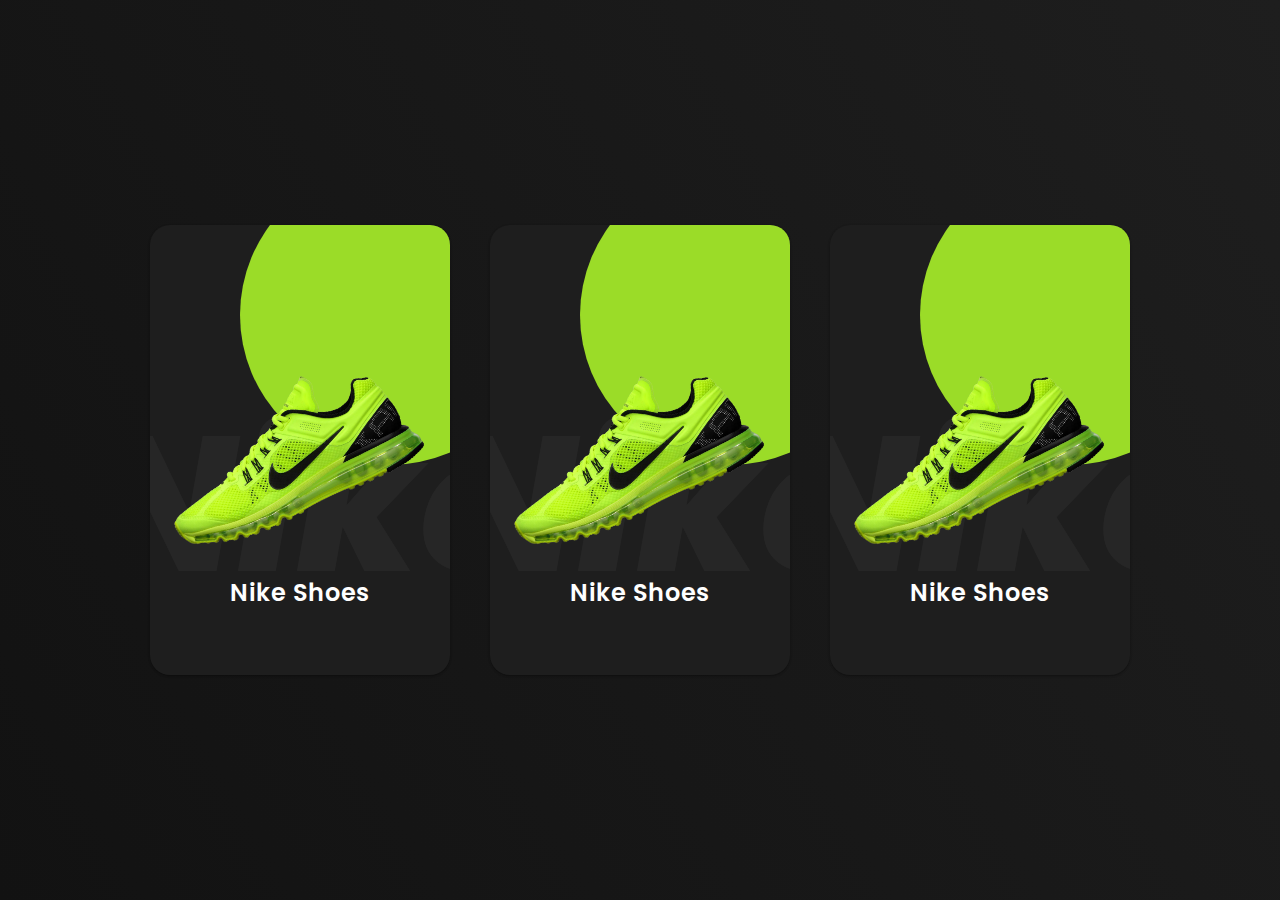
<file: creative-product-card/index.html>
<!DOCTYPE html>
<html lang="en">
<head>
  <meta charset="UTF-8">
  <meta name="viewport" content="width=device-width, initial-scale=1.0">
  <title>creative-product-card</title>
  <link rel="stylesheet" type="text/css" href="./styles.css" />
</head>
<body>
  <div class="container">

    <div class="card">
      <div class="image">
        <img src="assets/shoes.png" alt="Shoes"/>
      </div>
      <div class="content">
        <h2>Nike Shoes</h2>
        <div class="size">
          <h3>Size :</h3>
          <span>36</span>
          <span>38</span>
          <span>40</span>
          <span>42</span>
        </div>
        <div class="color">
          <h3>Color :</h3>
          <span></span>
          <span></span>
          <span></span>
        </div>
        <a href="#" title="Click to Buy Now">Buy Now</a>
      </div>
    </div>

    <div class="card">
      <div class="image">
        <img src="assets/shoes.png" alt="Shoes"/>
      </div>
      <div class="content">
        <h2>Nike Shoes</h2>
        <div class="size">
          <h3>Size :</h3>
          <span>36</span>
          <span>38</span>
          <span>40</span>
          <span>42</span>
        </div>
        <div class="color">
          <h3>Color :</h3>
          <span></span>
          <span></span>
          <span></span>
        </div>
        <a href="#" title="Click to Buy Now">Buy Now</a>
      </div>
    </div>

    <div class="card">
      <div class="image">
        <img src="assets/shoes.png" alt="Shoes"/>
      </div>
      <div class="content">
        <h2>Nike Shoes</h2>
        <div class="size">
          <h3>Size :</h3>
          <span>36</span>
          <span>38</span>
          <span>40</span>
          <span>42</span>
        </div>
        <div class="color">
          <h3>Color :</h3>
          <span></span>
          <span></span>
          <span></span>
        </div>
        <a href="#" title="Click to Buy Now">Buy Now</a>
      </div>
    </div>

  </div>
  <script src="vanilla-tilt.min.js"></script>
  <script>
    VanillaTilt.init(document.querySelectorAll(".card"), {
		max: 5,
		speed: 200
	});
  </script>
</body>
</html>
</file>
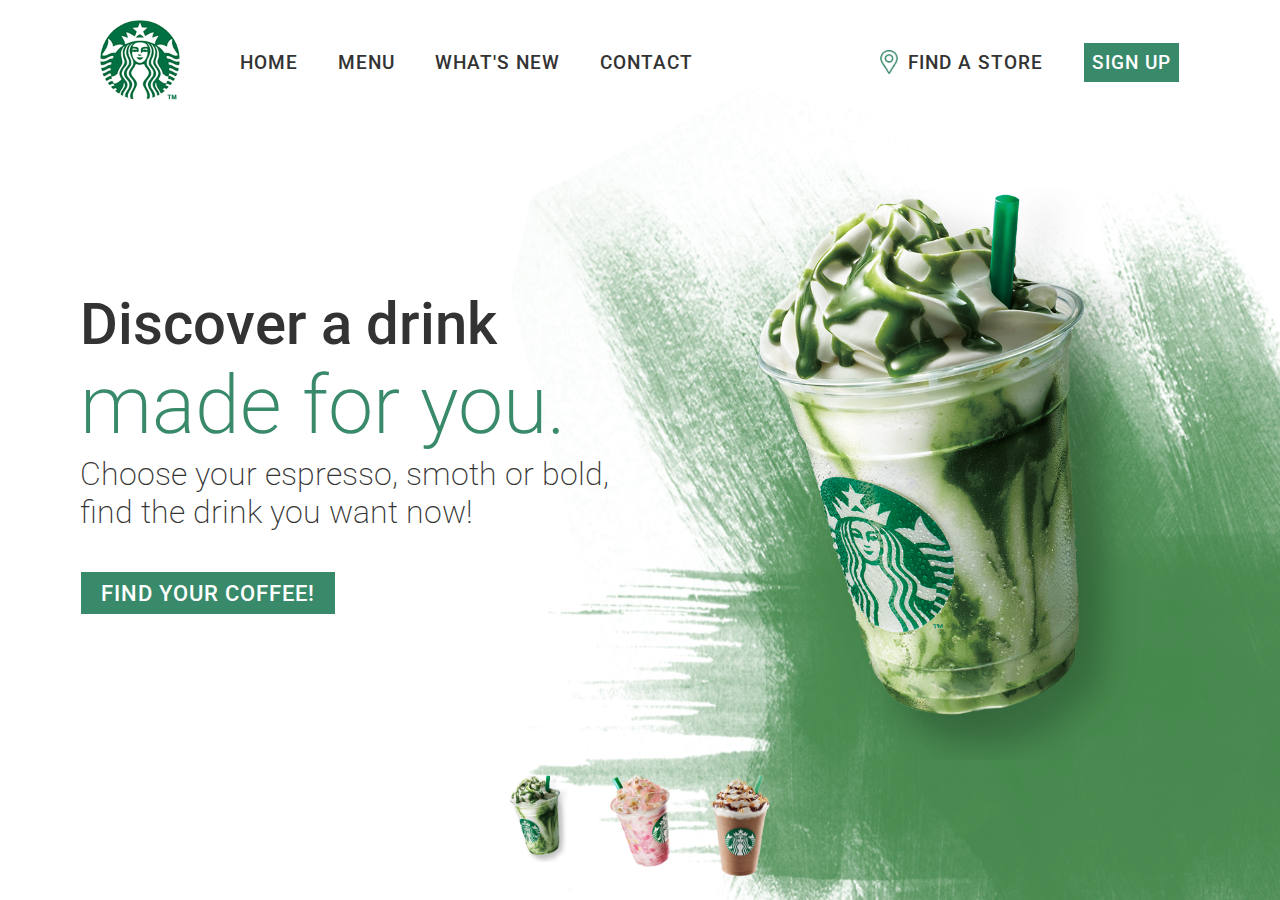
<file: starbucks-landing-page/index.html>
<!DOCTYPE html>
<html lang="en">
<head>
  <meta charset="UTF-8">
  <meta name="viewport" content="width=device-width, initial-scale=1.0">
  <title>Starbucks Landing Page</title>
  <link rel="stylesheet" type="text/css" href="./styles.css" />
</head>
<body>
  <body>
    <section>
      <div class="brush" ></div>
      <header>
     
        <nav>
          <a href="#" class="logo">
            <img src="./assets/logo.png" title="Logo Starbucks" />
          </a>
          <ul>
            <li>
              <a href="#" title="Access Home">Home</a>
            </li>
            <li><a href="#" title="Access Home">Menu</a>
            </li>
            <li>
              <a href="#" title="Access What's New">What's New</a>
            </li>
            <li>
              <a href="#" title="Access Contact">Contact</a>
            </li>
          </ul>

        </nav>
        <aside>
          
          <ul>
            <li>
              <img src="./assets/icon-location.png" alt="Icon Location"/>
              <a href="#" title="Find a Store">
                Find a Store
              </a>
            </li>
            <li>
              <a href="#" title="Sign Up" class="sign">Sign Up</a>
            </li>
          </ul>
        </aside>
      </header>
      <div class="content">
        <div class="textBox">
          <h2>Discover a drink<br>
          <span>made for you.</span></h2>
          <p>Choose your espresso, smoth or bold,<br>
          find the drink you want now!</p>
          <a href="#">FIND YOUR COFFEE!</a>
        </div>
        <div class="imgBox">
          <img
           src="./assets/drink-frappuccino.png"
           alt="Drink"
           class="starbucks" />
        </div>
      </div>
      <ul class="thumb">
        <li>
          <img 
            src="./assets/drink-frappuccino.png"
            onclick="
              imgSlider('drink-frappuccino');
              changeBrushColor('hue-rotate(-30deg)')
            "
            title="Drink Frappuccino" />
        </li>
        <li>
          <img
          src="./assets/drink-tea.png"
          onclick="
           imgSlider('drink-tea')
           changeBrushColor('hue-rotate(195deg)');
          "
          title="Drink Tea" />
        </li>
        <li>
          <img
          src="./assets/drink-mocha-frappuccino-tea.png"
          onclick="
            imgSlider('drink-mocha-frappuccino-tea');
            changeBrushColor('hue-rotate(225deg)')
          "
          alt="Image Drink Mocha Frappuccino Tea "
          title="Drink Mocha Frappuccino Tea" />
        </li>
      </ul>
    </section>

    <script type="text/javascript">
      function imgSlider(drinkName){
        document.querySelector('.starbucks').src = `./assets/${drinkName}.png`;
      }

      function changeBrushColor(drinkColor){
        document.querySelector('.brush').style.filter = drinkColor;
      }
    </script>
  </body>
</body>
</html>
</file>
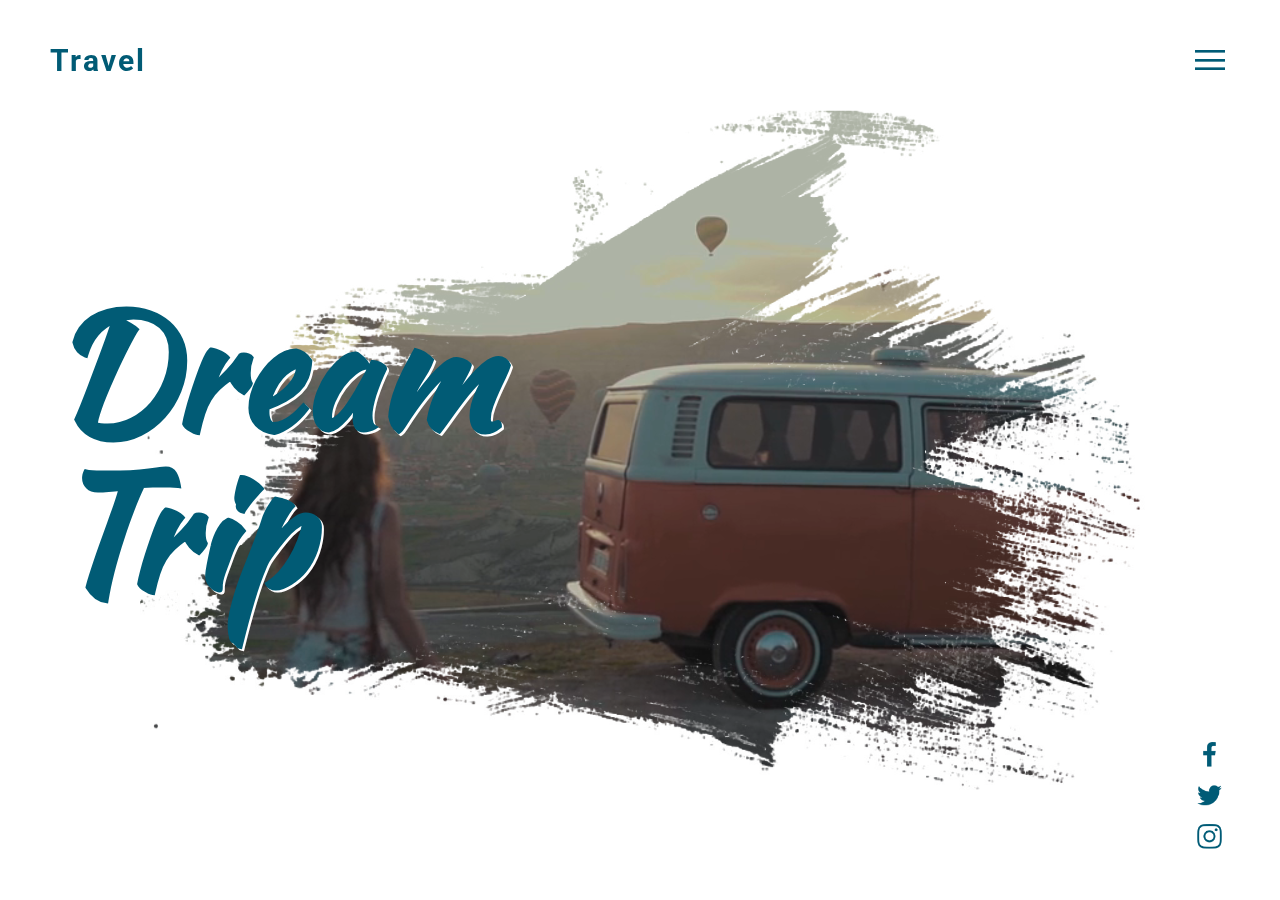
<file: travel-landing-page/index.html>
<!DOCTYPE html>
<html lang="en">
<head>
  <meta charset="UTF-8">
  <meta name="viewport" content="width=device-width, initial-scale=1.0">
  <title>Travel Landing Page</title>
  <link rel="stylesheet" type="text/css" href="./styles.css" />
</head>
<body>
  <section>
    <header>
      <a href="#" title="" class="logo">Travel</a>
      <div class="toggle" onclick="toggleMenu();"></div>
      </a>
    </header>
    <div class="content">
      <h2>Dream<br>Trip</h2>
    </div>
    <ul class="sci">
      <li><a href="#" title=""><img src="./assets/facebook.png"/></a></li>
      <li><a href="#" title=""><img src="./assets/twitter.png"/></a></li>
      <li><a href="#" title=""><img src="./assets/instagram.png"/></a></li>
    </ul>
    <div class="navigation">
      <ul>
        <li><a href="#">Home</a></li>
        <li><a href="#">About</a></li>
        <li><a href="#">Booking</a></li>
        <li><a href="#">Tour</a></li>
        <li><a href="#">Blog</a></li>
        <li><a href="#">Contact</a></li>
      </ul>
    </div>
  </section>
  <div class="banner">
    <video autoplay="" muted="" loop="">
      <source src="./assets/clip.mp4" type="video/mp4">
    </video>
    <div id="bg"></div>
  </div>
  <script type="text/javascript">
    function toggleMenu(){
      const menu = document.querySelector('.toggle');
      const navigation = document.querySelector('.navigation');

      menu.classList.toggle('active');
      navigation.classList.toggle('active');
    }
  </script>
</body>
</html>
</file>
<file: creative-product-card/styles.css>
@import url('https://fonts.googleapis.com/css2?family=Poppins:ital,wght@0,100;0,200;0,300;0,400;0,500;0,600;0,700;0,800;0,900;1,100;1,200;1,300;1,400;1,500;1,600;1,700;1,800;1,900&display=swap');
* {
  margin: 0;
  padding: 0;
  outline: 0;
  box-sizing: border-box;
  font-family: 'Poppins', sans-serif;
}


body {
  -webkit-font-smoothing: antialiased;
  display: flex;
  justify-content: center;
  align-items: center;
  height: 100vh;
  background-image: linear-gradient(60deg, #121212 0%, #1e1e1e 100%);
}

.container {
  position: relative;
  display: flex;
  flex-direction: row;
  gap: 40px;
}

.container .card {
  position: relative;
  width: 300px;
  height: 450px;
  background: #1e1e1e;
  border-radius: 20px;
  overflow: hidden;
  box-shadow: rgba(0, 0, 0, 0.12) 0px 1px 3px, rgba(0, 0, 0, 0.24) 0px 1px 2px;
}

.container .card:hover {
  box-shadow: rgba(0, 0, 0, 0.19) 0px 10px 20px, rgba(0, 0, 0, 0.23) 0px 6px 6px;
}

.container .card:before {
  content: '';
  position: absolute;
  top: 0;
  left: 0;
  width: 100%;
  height: 100%;
  background: #9bdc28;
  clip-path: circle(150px at 80% 20%);
  transition: 0.5s ease-in-out;
}



.container .card:hover:before {
  clip-path: circle(300px at 80% -20%);
}

.container .card:after {
  content: 'Nike';
  position: absolute;
  top: 30%;
  left: -20%;
  font-size: 12em;
  font-weight: 800;
  font-style: italic;
  color: rgba(255, 255, 255,0.04);
}

.container .card .image {
  position: absolute;
  top: 50%;
  transform: translateY(-50%);
  z-index: 1000;
  height: 220px;
  transition: 0.75s;
}

.container .card:hover .image {
  top: 0%;
  transform: translateY(0%);
  
}



.container .card .image img {
  position: absolute;
  top: 50%;
  left: 50%;
  transform: scaleX(-1) translateY(-50%) rotate(25deg);
  width: 270px;
}


.container .card .content {
  position: absolute;
  bottom: 0px;
  width: 100%;
  height: 100px;
  text-align: center;
  transition: 1s;
  z-index: 10;
}

.container .card:hover .content {
  height: 210px;
}

.container .card .content h2 {
  position: relative;
  font-weight: 600;
  letter-spacing: 1px;
  color: #fff;
}

.container .card .content .size,
.container .card .content .color {
  display: flex;
  justify-content: center;
  align-items: center;
  padding: 8px 20px;
  transition: 0.5s;
  opacity: 0;
  visibility: hidden;
}

.container .card:hover .content .size{
  opacity: 1;
  visibility: visible;
  transition-delay: 0.5s;
}
.container .card:hover .content .color{
  opacity: 1;
  visibility: visible;
  transition-delay: 0.7s;
}

.container .card .content .size h3,
.container .card .content .color h3 {
  color: #fff;
  font-weight: 300;
  font-size: 14px;
  text-transform: uppercase;
  letter-spacing: 2px;
  margin-right: 10px;
}

.container .card .content .size span {
  width: 26px;
  height: 26px;
  text-align: center;
  line-height: 26px;
  font-size:14px;
  display: inline-block;
  color: #111;
  background: #fff;
  margin: 0 5px;
  transition: 0.5s;
  border-radius: 4px;
  cursor: pointer;
}

.container .card .content .size span:hover {
  background: #9bdc28;
}

.container .card .content .color span {
  width: 20px;
  height: 20px;
  background: #ff0;
  border-radius: 50%;
  margin: 0 5px;
  cursor: pointer;
}

.container .card .content .color span:nth-child(2){
  background: #9bdc28;
}

.container .card .content .color span:nth-child(3){
  background: #03a9f4;
}

.container .card .content .color span:nth-child(4){
  background: #776269;
}

.container .card .content a {
  display: inline-block;
  padding: 10px 20px;
  background: #fff;
  border-radius: 4px;
  margin-top: 10px;
  text-decoration: none;
  font-weight: 600;
  color: #111;
  opacity: 0;
  transform: translateY(50px);
  transition: 0.5s ease-in-out;
}

.container .card:hover .content a {
  opacity: 1;
  transform: translateY(0px);
  transition-delay: 0.25s;

}

.container .card:hover .content a:hover  {
  background: #111;
  color: #fff;

  transition: 0.5s ease-in-out;
}
</file>
<file: starbucks-landing-page/styles.css>
@import url('https://fonts.googleapis.com/css2?family=Roboto:ital,wght@0,100;0,300;0,400;0,500;0,700;0,900;1,100;1,300;1,400;1,500;1,700;1,900&display=swap');

* {
  margin: 0;
  padding: 0;
  outline: 0;
  box-sizing: border-box;
  font-family: 'Roboto', sans-serif;

}

body {
  -webkit-font-smoothing: antialiased;
}

section {
  position: relative;
  width: 100%;
  min-height: 100vh;
  padding: 80px;
  display: flex;
  justify-content: space-between;
  align-items: center;
  background: #fff;
}

header{
  position: absolute;
  top: 0;
  left: 0;
  width: 100%;
  padding: 20px 100px;
  display: flex;
  justify-content: space-between;
  align-items: center;
}

header ul {
  position: relative;
  display: flex;
  flex-direction: row;
  gap: 40px
}

header ul li {
  list-style: none;
  display: inline-block;
}

header ul li a {
  color: #333;
  font-weight: 500;
  font-size: 1.2em;
  text-decoration: none;
  text-transform: uppercase;
  letter-spacing: 1px;
}

header ul li a:hover {
  color: #555;
}

header nav {
  display: flex;
  justify-content: center;
  align-items: center;
}

header nav img{
  position: relative;
  max-width: 80px;
  margin-right: 60px;
}

header aside {
  display: flex;
  justify-content: center;
  align-items: center;
}

header aside img{
  position: relative;
  max-height: 24px;
  margin-right: 10px;
}

header aside ul li {
  display: flex;
  justify-content: center;
  align-items: center;
}

header aside ul li a.sign {
  color: #fff;
  background: #398a6a;
  padding: 8px;
  border: 1px solid ;
  transition: 0.25s ease-in-out;
}

header aside ul li a.sign:hover {
  background: #fff;
  color: #398a6a;
  border: 1px solid #398a6a;
  transition: 0.25s;
}

.content {
  position: relative;
  width: 100%;
  display: flex;
  justify-content: space-between;
  align-items: center;
}

.content .textBox {
  position: relative;
  max-width: 70%;
}

.content .textBox h2 {
  color: #333;
  font-size: 3.6em;
  line-height: 1.4em;
  font-weight: 500;
}

.content .textBox h2 span {
  color: #398a6a;
  font-size: 1.4em;
  font-weight: 250;
}

.content .textBox p {
  font-size: 2em;
  font-weight: 200;
  color: #333;
}

.content .textBox a {
  display: inline-block;
  margin-top: 40px;
  padding: 8px 20px;
  background: #398a6a;
  color: #fff;
  font-weight: 500;
  font-size: 1.4em;
  letter-spacing: 1px;
  text-decoration: none;
  border: 1px solid;
  transition: 0.75s ease-in-out;
  
}

.content .textBox a:hover {
  background: #fff;
  color: #398a6a;
  border: 1px solid #398a6a;
  transition: 0.25s;
}

.content .imgBox {
  width: 400px;
  display: flex;
  justify-content: flex-end;
  padding-right: 50px;
  margin-top: 50px;
}

.content .imgBox img {
  max-height: 570px;
}

.thumb {
  position: absolute;
  left: 50%;
  bottom: 20px;
  transform: translateX(-50%);
  display: flex;
}

.thumb li {
  list-style: none;
  display: inline-block;
  margin: 0 20px;
  cursor: pointer;
  transition: 0.5s;
}

.thumb li:hover {
  transform: translateY(-15px)
}

.thumb li img {
  max-width: 60px;
}

.brush {
  position: absolute;
  bottom: 0;
  right: 0;
  width: 60%;
  height: 90%;
  background: url(./assets/brush.png) no-repeat;
  background-size: 100% 100%;
  filter: hue-rotate(-30deg);
}
</file>
<file: travel-landing-page/styles.css>
@import url('https://fonts.googleapis.com/css2?family=Roboto:ital,wght@0,100;0,300;0,400;0,500;0,700;0,900;1,100;1,300;1,400;1,500;1,700;1,900&display=swap');
@import url('https://fonts.googleapis.com/css2?family=Kaushan+Script&display=swap');


* {
  margin: 0;
  padding: 0;
  outline: 0;
  box-sizing: border-box;
  font-family: 'Roboto', sans-serif;

}

body {
  -webkit-font-smoothing: antialiased;
}

section {
  position: relative;
  display: flex;
  justify-content: flex-start;
  align-items: center;
  min-height: 100vh;
  z-index: 100;
}

header {
  position: absolute;
  top: 0;
  left: 0;
  width: 100%;
  padding: 40px 50px;
  display: flex;
  justify-content: space-between;
  align-items: center;
  z-index: 1000;
}

header .logo {
  position: relative;
  color: #015b75;
  text-decoration: none;
  font-size: 30px;
  font-weight: 700;
  letter-spacing: 2px;
}

header .toggle {
  position: relative;
  width: 40px;
  height: 40px;
  background: url(./assets/menu.png);
  background-size: 30px;
  background-position: center;
  background-repeat: no-repeat;
  cursor: pointer;
}

header .toggle.active {
  background: url(./assets/close.png);
  background-size: 25px;
  background-position: center;
  background-repeat: no-repeat;
  cursor: pointer;
}

.sci {
  position: absolute;
  bottom: 40px;
  right: 50px;
  display: flex;
  align-items: center;
  justify-content: center;
  flex-direction: column;
}

.sci li {
  list-style: none;
}

.sci li a {
  display: inline-block;
  text-decoration: none;
  transform: scale(0.6);
}

.content {
  padding: 50px;
}

.content h2{
  font-size: 10em;
  line-height: 1em;
  color: #015b75;
  font-family: 'Kaushan Script', cursive;
  transition: 0.2s;
  text-shadow: 2px 2px #fff;
}


.navigation {
  position: absolute;
  top: 0;
  left: 0;
  width: 100%;
  height: 100%;
  background: #fff;
  display: flex;
  justify-content: center;
  align-items: center;
  opacity: 0;
  visibility: hidden;
  transition: 0.25s;
}

.navigation.active {
  opacity: 1;
  visibility: visible;
}

.navigation ul {
  display: flex;
  justify-content: center;
  align-items: center;
  flex-direction: column;
}
.navigation ul li {
  list-style: none;
}

.navigation ul li a {
  display: inline-block;
  color: #015b75;
  font-size: 2em;
  text-decoration: none;
  font-weight: 300;
  transition: 0.2s;
}

.navigation ul li a:hover {
  background: #ff286f;
  color: #fff;
  padding: 8px;
  transition: 0.2s;
}

.banner {
  position: fixed;
  top: 0;
  left: 0;
  width: 100%;
  height: 100%;
  z-index: 0;
  background: #fff;
}

.banner video {
  position: absolute;
  top: 0;
  left: 0;
  width: 100%;
  height: 100%;
  object-fit: cover;
}

.banner #bg {
  position: absolute;
  width: 100%;
  height: 100%;
  background: #fff url(./assets/mask.jpg) no-repeat;
  background-position: center;
  background-size: 100%;
  mix-blend-mode: screen;
}

@media (max-width: 991px){
  section {
    background-size: 200%;
  }
  .content h2 {
    font-size: 20vw;
    color: #fff;
    text-shadow: 2px 2px 4px #015b75;
    transition: 0.2s;
  }
  .banner #bg {
    background-size: 150%;
    transition: 0.2s;
  }
}
</file>
